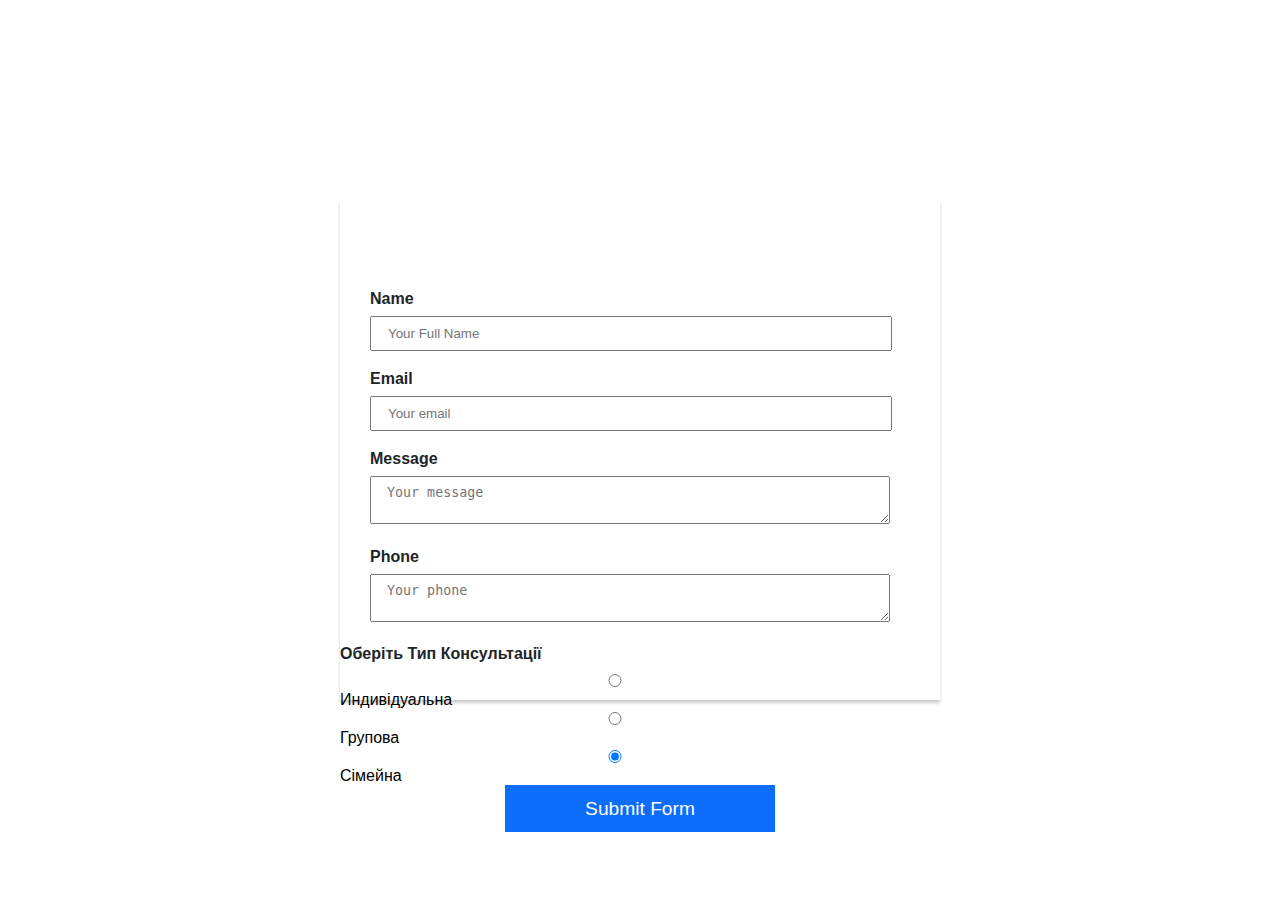
<file: test/index.html>
<!DOCTYPE html>
<html lang="en">
<head>
    <meta charset="UTF-8">
    <meta http-equiv="X-UA-Compatible" content="IE=edge">
    <meta name="viewport" content="width=device-width, initial-scale=1.0">
    <link rel="stylesheet" type="text/css" href="styles.css">
    <title>Document</title>
</head>
<body>
    <form id="myForm">
  
  <div class="input_group">
    <label for="">name</label>
    <input type="text" id="name" placeholder="Your Full Name" required>
  </div>
  
  <div class="input_group">
    <label for="">email</label>
    <input type="email" id="email" placeholder="Your email" required>
  </div>
  
  <div class="input_group">
    <label for="content">Message</label>
    <textarea id="message"  placeholder="Your message" required></textarea>
  </div>
  <div class="input_group">
    <label for="content">Phone</label>
    <textarea id="phone"  placeholder="Your phone" required></textarea>
  </div>
  <label for="consultation">Оберіть тип консультації</label>

<div id="consultation">
  <input type="radio" id="r1" name="consultation" value="Індивідуальна"> Индивідуальна
  <input type="radio" id="r2" name="consultation" value="Групова"> Групова
  <input type="radio" id="r3" name="consultation" value="Сімейна" checked="checked"> Сімейна
</div>
  <div class="input_group">
    <button id="button" type="submit">Submit Form</button>
  </div>
</form>
<script src="index.js"></script>
</body>
</html>
</file>
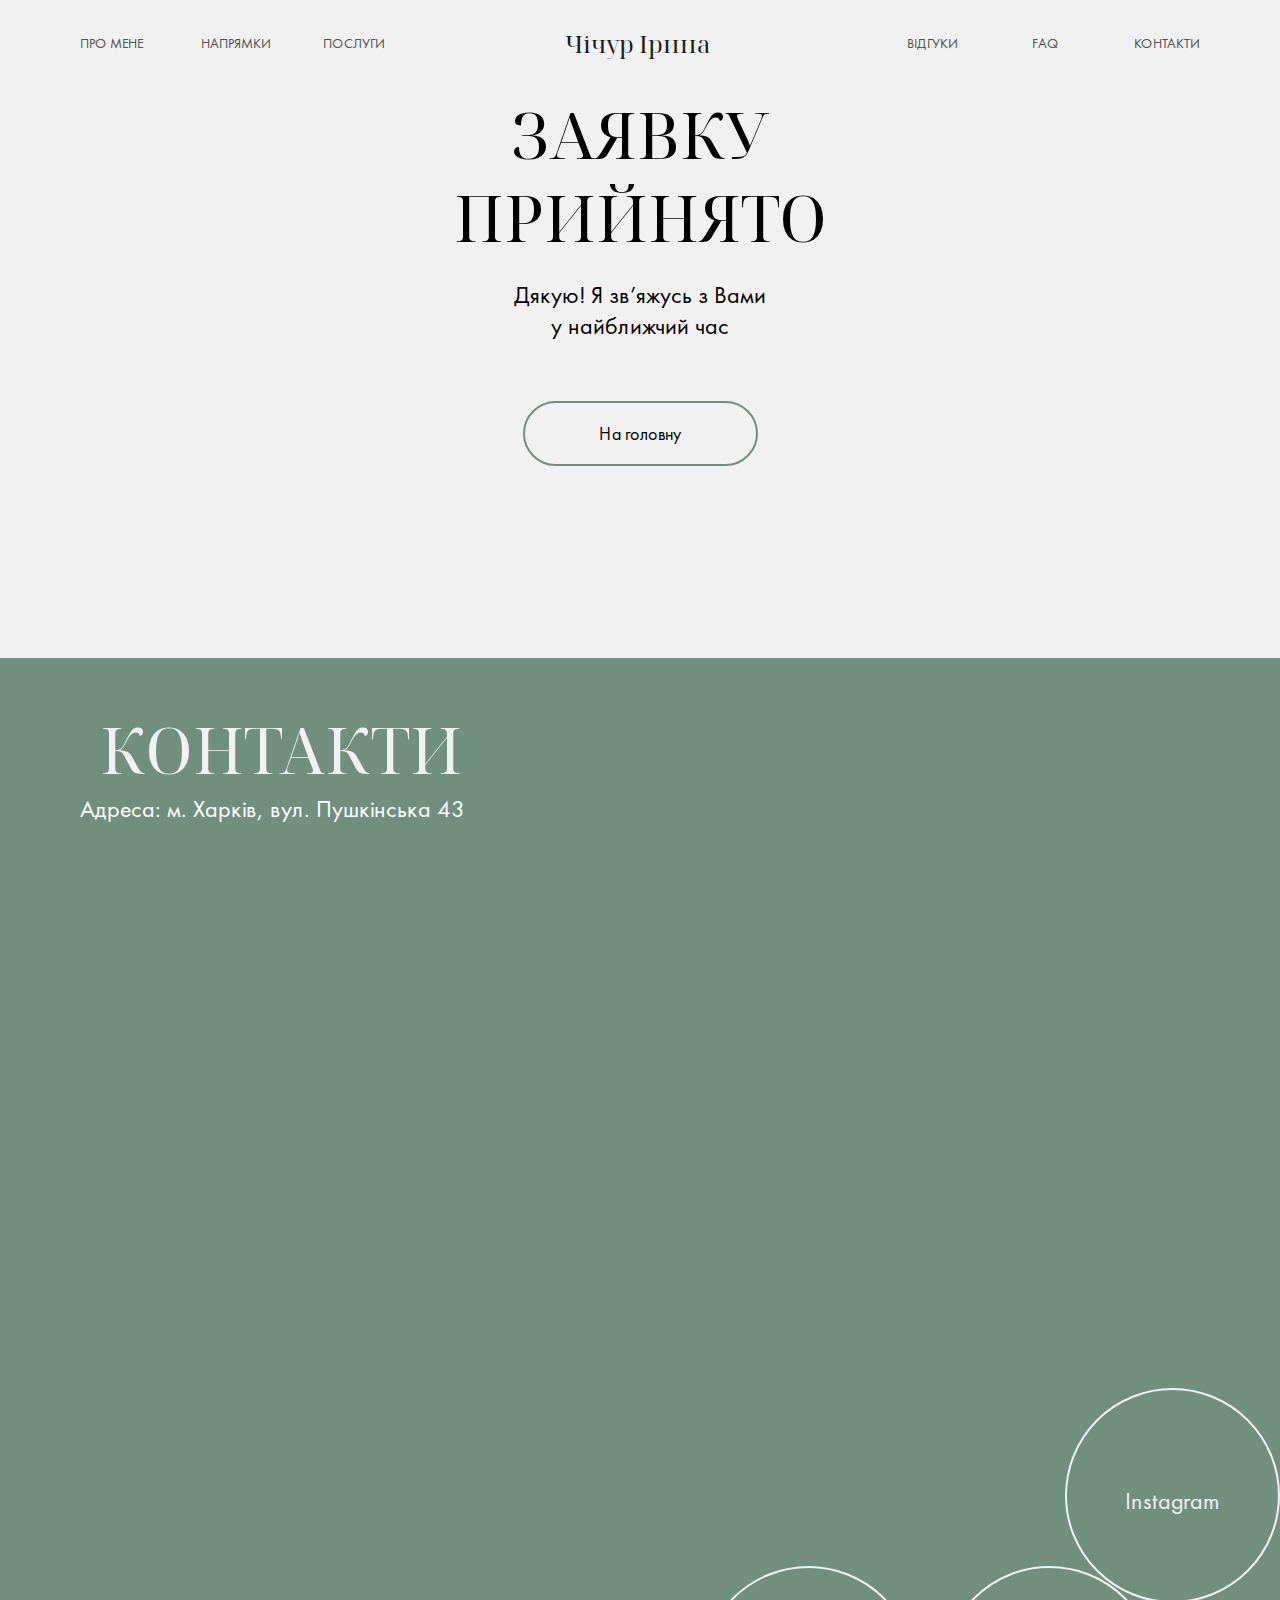
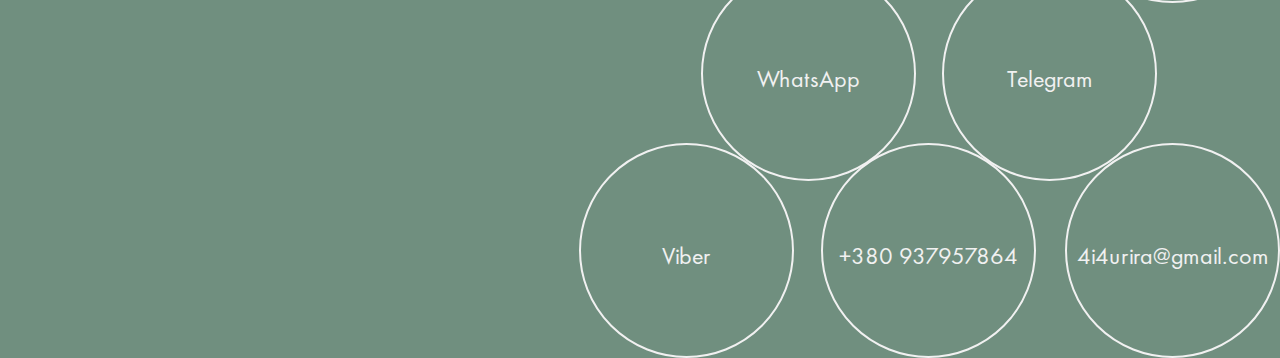
<file: thx.html>
<!DOCTYPE html>
<html lang="en">
<head>
    <meta charset="UTF-8">
    <meta http-equiv="X-UA-Compatible" content="IE=edge">
    <meta name="viewport" content="width=device-width, initial-scale=1.0">
    <title>Document</title>
    <link rel="preload" href="fonts/Futura-PT_1.woff2" as="font">
    <link rel="preload" href="fonts/Futura-PT_1.woff" as="font">
    <link rel="preload" href="fonts/futura-pt-medium.woff2" as="font">
    <link rel="preload" href="fonts/futura-pt-medium.woff" as="font">
    <link rel="preload" href="fonts/NotoSerifDisplay-Regular.woff2" as="font">
    <link rel="preload" href="fonts/NotoSerifDisplay-Regular.woff" as="font">
    <link rel="stylesheet" href="css/normalize.css">
    <link rel="stylesheet" href="css/style-26.css">
    <link rel="stylesheet" href="css/media-26.css">
</head>
<body>
    <main>
        <header class="header container">
            <ul class="header_ul" id="header_ul">
                <li class="header_li">
                    <a href="index.html#about">
                        ПРО МЕНЕ
                    </a>
                </li>
                <li class="header_li">
                    <a href="#">
                        НАПРЯМКИ
                    </a></li>
                <li class="header_li">
                    <a href="index.html#help">
                        ПОСЛУГИ
                    </a></li>
                <li></li>
                <li class=" header_li_general">
                    <a href="#">
                        Чічур Ірина
                    </a></li>
                <li></li>
                <li class="header_li li-plus">
                    <a href="index.html#messeges">
                        ВІДГУКИ
                    </a>
                </li>
                <li class="header_li li-plus add-pr">
                    <a href="index.html#questions">
                        FAQ
                    </a>
                </li>
                <li class="header_li li-plus">
                    <a href="index.html#contacts">
                        КОНТАКТИ
                    </a>
                </li>
            </ul>
        </header>
        <section class=" thx container">
            <div class="thx_h1">
                ЗАЯВКУ ПРИЙНЯТО
            </div>
            <p class="thx_p">
                Дякую! Я зв’яжусь з Вами у найближчий час
            </p>
            <button class="thx_btn">
                <a href="index.html">
                    На головну
                </a>
            </button>
        </section>
        <footer class="footer">
            <div class="container contacts" id="contacts">
                <h2 class="contacts_h2">
                    КОНТАКТИ
                </h2>
                <div class="map">
                    <div class="adress">Адреса: м. Харків, вул. Пушкінська 43</div>
                    <div class="social">
                        <a href="#" class="social_link social_insta">
                            Instagram
                        </a>
                        <a href="#" class="social_link social_watsapp">
                            WhatsApp
                        </a>
                        <a href="https://t.me/Irina_Psihologist" class="social_link social_telegramm">
                            Telegram
                        </a>
                        <a href="#" class="social_link social_viber">
                            Viber
                        </a>
                        <a href="tel:+380937957864" class="social_link social_phone">
                            +380 937957864
                        </a>
                        <a href="mailto:4i4urira@gmail.com" class="social_link social_mail">
                            4i4urira@gmail.com
                        </a>
                    </div>
                    <iframe  src="https://www.google.com/maps/embed?pb=!1m18!1m12!1m3!1d2564.6530450917744!2d36.23824307647552!3d49.99911397150955!2m3!1f0!2f0!3f0!3m2!1i1024!2i768!4f13.1!3m3!1m2!1s0x4127a0e88f122ae7%3A0x44b9f1aa3e646b4c!2z0YPQuy4g0J_Rg9GI0LrQuNC90YHQutCw0Y8sIDQzLCDQpdCw0YDRjNC60L7Qsiwg0KXQsNGA0YzQutC-0LLRgdC60LDRjyDQvtCx0LvQsNGB0YLRjCwg0KPQutGA0LDQuNC90LAsIDYxMDAw!5e0!3m2!1sru!2sde!4v1684246694318!5m2!1sru!2sde" width="600" height="550" style="border:0;" allowfullscreen="" loading="lazy" referrerpolicy="no-referrer-when-downgrade">
                    </iframe>
                </div>
            </div>
        </footer>
    </main>
</body>
</html>
</file>
<file: test/styles.css>
body{
  margin:0;
  padding:0;
  display:flex;
  justify-content:center;
  align-items:center;
  min-height:100vh;
  font-family:sans-serif;
  position:relative;
}
form{
  width:100%;
  height:500px;
  padding-top:90px;
  box-sizing:border-box;
  max-width:600px;
  box-shadow:0 3px 3px rgba(0,0,0,0.2);
}
.input_group{
  width:90%;
  margin:0 auto 1.2rem;
  overflow:hidden;
}
label{
  display:block;
  text-transform:capitalize;
  font-weight:600;
  color:#212529;
  margin-bottom:.5rem;
}
input,textarea{
  width:90%;
  padding:.5rem 1rem;
}
input:focus,textarea:focus{
  outline:none;
}
button{
  display:block;
  width:50%;
  background:#0D6EFD;
  border:none;
  outline:none;
  cursor:pointer;
  padding:.8rem 0;
  font-size:1.2rem;
  color:white;
  margin:0 auto;
}
button:hover{
  transform:scale(.99)
}
a{
  position:absolute;
  transform:translate(-50%,-50%);
  left:50%;
  top:10%;
}
</file>
<file: css/style-26.css>
/*
* Prefixed by https://autoprefixer.github.io
* PostCSS: v8.4.14,
* Autoprefixer: v10.4.7
* Browsers: last 4 version
*/

body {
    /* overflow: hidden; */
}

.shadow {
    /* position: absolute; */
    content: '';
    right: 0;
    top: 0;
    left: 0;
    bottom: 0;
    z-index: 199;
    background-color: rgb(13,13,13, 0.7);
}

main {
    position: relative;
}

.burger_menu {
    position: absolute;
    display: -webkit-box;
    display: -ms-flexbox;
    display: flex;
    height: 315px;
    width: 200px;
    -webkit-box-orient: vertical;
    -webkit-box-direction: normal;
        -ms-flex-direction: column;
            flex-direction: column;
    background-color: white;
    border-radius: 15px;
    -ms-flex-pack: distribute;
        justify-content: space-around;
    top: 0;
    left: 30px;
    z-index: 100;
}

.x {
    position: absolute;
    top: 30px;
    left: 205px;
    z-index: 100;
}

.berger {
    display: none;
}

html {
    -webkit-box-sizing: border-box;
            box-sizing: border-box;
            scroll-behavior: smooth;
}

body {
    background-color: #f1f1f1;
}


h1,h2,h3,h4,h5 {
    margin: 0;
}
*,
*::before,
*::after {
    -webkit-box-sizing: border-box;
            box-sizing: border-box;
}
ul {
    margin: 0;
    padding: 0;
    list-style: none;
}

p {
    margin-top: 0;
}

img {
    max-width: 100%;
}

a {
    color: inherit;
    text-decoration: none;
}

.container {
    margin: 0 auto;
    padding: 0 140px;
    max-width: 1440px;
    width: 100%;
}

/* @media (max-width: 1300px) {
    .container {
        padding: 0 80px;
    }
} */

button {
    padding: 0;
    border: none;
    background-color: transparent;
    cursor: pointer;
    outline: none;
}

.header {
    height: 66px;
}

.header_ul {
    display: -ms-grid;
    display: grid;
    margin-bottom: 27px;
    margin-top: 27px;
    -ms-grid-columns: (1fr)[9];
    grid-template-columns: repeat(9, 1fr);
    -webkit-box-align: center;
        -ms-flex-align: center;
            align-items: center;
}

@font-face {
    font-family: "NotoSerif";
    src: local("NotoSerif-Regular"), url("../fonts/NotoSerifDisplay-Regular.woff2") format("woff2");
    src: local("NotoSerif-Regular"), url("../fonts/NotoSerifDisplay-Regular.woff") format("woff");
    font-weight: 400;
    font-style: normal;
    font-display: swap;
}

@font-face {
    font-family: "Futura PT";
    src: local("Futura-PT"), url("../fonts/Futura-PT_1.woff2") format("woff2");
    src: local("Futura-PT"), url("../fonts/Futura-PT_1.woff") format("woff");
    font-weight: 400;
    font-style: normal;
    font-display: swap;
}



.header_li a { 
    border-bottom: 2px solid #f1f1f1;
    font-family: Futura PT;
    font-size: 14px;
    font-weight: 400;
    line-height: 18px;
    letter-spacing: 0em;
    text-align: left;
    color: #515151;
    -webkit-transition: .3s ease-in-out all;
    -o-transition: .3s ease-in-out all;
    transition: .3s ease-in-out all;
}

.header_li a:hover{
    border-bottom: 2px solid #708F7F;
}

.header_li:nth-child(6){
    padding-right: 20px;
}

.li-plus {
    display: -webkit-box;
    display: -ms-flexbox;
    display: flex;
    -webkit-box-pack: right;
        -ms-flex-pack: right;
            justify-content: right;
}
.add-pr {
    padding-right: 20px;
}

.header_li_general {
    width: 150px;
}

.header_li_general a {
    font-family: NotoSerif;
    font-size: 24px;
    font-weight: 400;
    line-height: 33px;
    letter-spacing: 0em;
    text-align: left;
    color: #1C1C1C;
}

.general {
    position: relative;
    margin-bottom: 450px;
    display: -ms-grid;
    display: grid;
    grid-gap: 70px;
    -ms-grid-columns: auto 40px auto;
    grid-template-columns: auto auto;
}

.block-form {
    position: absolute;
    display: -webkit-box;
    display: -ms-flexbox;
    display: flex;
    -webkit-box-pack: center;
        -ms-flex-pack: center;
            justify-content: center;
    width: 100%;
    top: 100px;
}

#myForm{
    margin: auto;
    /* display: none; */
    padding: 65px 60px 95px;
    position: absolute;
    width:100% !important;
    top: 50px;
    left: 0 !important;
    right: 0 !important;

    /* height:600px; */
    /* padding-top:90px; */
    -webkit-box-sizing:border-box;
            box-sizing:border-box;
    max-width:600px;
    background-color: #f1f1f1;
    z-index: 1000;
    -webkit-box-shadow:0 1px 3px rgba(0,0,0,0.2);
            box-shadow:0 1px 3px rgba(0,0,0,0.2);
}

.btn-1 {
    left: auto !important;
}

.btn-n {
    top: -280px;
}

.form_x {
    position: absolute;
    font-size: 40px;
    -webkit-transform: rotate(45deg);
        -ms-transform: rotate(45deg);
            transform: rotate(45deg);
    top: 20px;
    right: 40px;
    cursor: pointer;
}

.form_h2 {
    margin-bottom: 50px;
    font-family: NotoSerif;
    font-size: 48px;
    font-weight: 400;
    line-height: 62px;
    letter-spacing: 0em;
    text-align: left;
}


.input_group{
    width:100%;
    margin: 0;
    overflow:hidden;
}

.input_button {
    /* padding: 20px 103px; */
    height: 65px;
    width: 100%;
    background: #708F7F;
    border-radius: 80px;
    font-family: Futura PT;
    font-size: 18px;
    font-weight: 400;
    line-height: 23px;
    letter-spacing: 0em;
    text-align: center;
    color: #f1f1f1;
}

.input_group input {
    width: 100%;
    margin-bottom: 25px;
    border: 1px solid #708F7F;
    height: 65px;
    padding-left: 25px;
}

.input_group input {
    font-family: Futura PT;
    font-size: 18px;
    font-weight: 400;
    line-height: 23px;
    letter-spacing: 0em;
    text-align: left;
}

label{
    display:block;
    text-transform:capitalize;
    font-weight:600;
    color:#212529;
    margin-bottom:.5rem;
}

.general_video {
    /* visibility: hidden; */
    display: none;
    position: absolute;
    width: 100%;
    /* display: -webkit-box;
    display: -ms-flexbox; */
    /* display: flex; */
    -webkit-box-pack: center;
        -ms-flex-pack: center;
            justify-content: center;
    top: 290px;
    z-index: 200;
}

.general_you {
    width: 560px;
    height: 315px;
    z-index: 200;
    -webkit-transform: scale(1.7);
        -ms-transform: scale(1.7);
            transform: scale(1.7);
}

.general_X {
    position: absolute;
    padding-top: 2px;
    bottom: -200px;
    border: 1px solid #9BB4A4;
    border-radius: 50px;
    width: 50px;
    height: 50px;
    background-color: #9BB4A4;
    -webkit-transition: .3s ease-in-out all;
    -o-transition: .3s ease-in-out all;
    transition: .3s ease-in-out all;
    z-index: 200;
}
.general_X svg path {
    
    -webkit-transition: .3s ease-in-out all;
    
    -o-transition: .3s ease-in-out all;
    
    transition: .3s ease-in-out all;
}

.general_X:hover {
    border: 1px solid #fff;
}

.general_X:hover svg path {
    stroke: white;
}

.general_form {
    position: absolute;
    left: 0;
    right: 0;
    z-index: 200;
}

.general_h1 {
    margin-bottom: 20px;
    font-family: NotoSerif;
    font-size: 96px;
    font-weight: 400;
    line-height: 125px;
    letter-spacing: 0em;
    text-align: left;
    color: #1C1C1C;
}

.general_h2 {
    margin-bottom: 20px;
    font-family: 'Futura PT';
    font-style: normal;
    font-weight: 450;
    font-size: 24px;
    line-height: 130%;
    color: #1C1C1C;
}

.general_p {
    margin-bottom: 82px;
    font-family: 'Futura PT';
    font-size: 18px;
    font-weight: 400;
    line-height: 23px;
    letter-spacing: 0em;
    text-align: left;
    color: #515151;
}

.general_btn {
    padding: 18px 30px 21px 30px;
    border: 2px solid #708F7F;
    color: #F1F1F1;
    border-radius: 80px;
    font-family: 'Futura PT';
    font-style: normal;
    font-weight: 400;
    font-size: 18px;
    line-height: 130%;
    text-align: center;
    background-color: #708F7F;
    -webkit-transition: .3s ease-in-out all;
    -o-transition: .3s ease-in-out all;
    transition: .3s ease-in-out all;
}

.general_btn:hover {
    background-color: #f1f1f1;
    color: #708F7F;
    /* border-color: #708F7F; */
}

.general_one {
    position: relative;
    padding-top: 100px;
}

.general_one:after {
    position: absolute;
    content: '';
    width: 300px;
    height: 326px;
    top: 630px;
    left: -140px;
    background-image: url(../img/photo-3.png);
    background-size: cover;
    z-index: -1;
}

.general_two {
    position: relative;
    width: 460px;
    height: 571px;
    padding-bottom: 350px;
}

.general_two:before {
    content: '';
    position: absolute;
    width: 299px;
    height: 326px;
    background-size: cover;
    top: 496px;
    right: -140px;
    background-image: url(../img/photo-2.png);
}

.general_play {
    margin-bottom: 102px;
    content: '';
    position: absolute;
    width: 130px;
    height: 130px;
    background-size: cover;
    border-radius: 100px;
    top: 625px;
    left: -63px;
    background-image: url(../img/btn-video.png);
    -webkit-box-shadow: 0 0 120px #708F7F;
            box-shadow: 0 0 120px #708F7F;
    -webkit-transition: .3s ease-in-out all;
    -o-transition: .3s ease-in-out all;
    transition: .3s ease-in-out all;
}

.general_play:hover .play{
    -webkit-transform: scale(1.5);
        -ms-transform: scale(1.5);
            transform: scale(1.5);
    fill: #f1f1f1;
}

.general_play:hover {
    -webkit-transform: scale(1.1);
        -ms-transform: scale(1.1);
            transform: scale(1.1);
}

.general_kolo_re {
    position: relative;
}

.general_kolo {
    -webkit-transform-origin: 50% 50%;
        -ms-transform-origin: 50% 50%;
            transform-origin: 50% 50%;
    position: absolute;
    left: -33px;
    top: -116px;
    -webkit-transition: all 0.5s ease;
    -o-transition: all 0.5s ease;
    transition: all 0.5s ease;
    -webkit-animation: rotate 30s linear infinite;
            animation: rotate 30s linear infinite;
}

@-webkit-keyframes rotate {
    from {
        -webkit-transform: rotate(-360deg);
                transform: rotate(-360deg);
    }
}

@keyframes rotate {
    from {
        -webkit-transform: rotate(-360deg);
                transform: rotate(-360deg);
    }
}

.play {
    padding-top: 6px;
    -webkit-transform: scale(1.3);
        -ms-transform: scale(1.3);
            transform: scale(1.3);
    padding-left: 6px;
    -webkit-transition: .3s ease-in-out all;
    -o-transition: .3s ease-in-out all;
    transition: .3s ease-in-out all;
}

.about {
    position: relative;
    display: -ms-grid;
    display: grid;
    -ms-grid-columns: auto 140px auto;
    grid-template-columns: auto auto;
    grid-gap: 140px;
    margin-bottom: 100px;
}

.about_box {
    /* visibility: hidden; */
    display: none;
    padding-top: 60px;
    padding: 20px;
    position: absolute;
    left: 80px !important;
    right: 80px !important;
    height: 560px !important;
    background-color: white;
    z-index: 500;
}

.about_box h2 {
    margin-bottom: 0;
    padding-left: 60px;
}

.about_box .swiper-wrapper {
    height: 450px;
}

.for_x {
    position: relative;
    font-size: 35px;
    right: 10px;
    z-index: 500;
}

.about_x {
    position: absolute;
    right: 0;
    -webkit-transform: rotate(45deg);
        -ms-transform: rotate(45deg);
            transform: rotate(45deg);
}

.about_slide {
    display: -webkit-box;
    display: -ms-flexbox;
    display: flex;
    -webkit-box-align: center;
        -ms-flex-align: center;
            align-items: center;
    -webkit-box-orient: vertical;
    -webkit-box-direction: normal;
        -ms-flex-direction: column;
            flex-direction: column;
    -webkit-box-pack: center;
        -ms-flex-pack: center;
            justify-content: center;
    /* background-color: #9BB4A4; */
}

.about_slide picture img {
    height: 350px;
}

.about_left {
    margin-bottom: 100px;
}

.about_left picture img {
    max-width: 460px;
}

.after_951 {
    display: none;
}

.about_h2 {
    padding-left: 100px;
    font-family: 'NotoSerif';
    margin-bottom: 83px;
    font-size: 64px;
    font-weight: 400;
    line-height: 83px;
    letter-spacing: 0em;
    text-align: left;
}

.about_p {
    font-family: Futura PT;
    font-size: 18px;
    font-weight: 400;
    line-height: 23px;
    letter-spacing: 0em;
    text-align: left;
}

.about_btn {
    margin-top: 55px;
    padding: 18px 75px;
    font-family: Futura PT;
    color: #708F7F;
    font-size: 18px;
    font-weight: 400;
    line-height: 23px;
    letter-spacing: 0em;
    text-align: left;
    border-radius: 80px;
    border: 2px solid #708F7F;
    -webkit-transition: .3s ease-in-out all;
    -o-transition: .3s ease-in-out all;
    transition: .3s ease-in-out all;
}

.about_btn:hover {
    background-color: #708F7F;
    color: white;
    /* border-color: white; */
}

.about_stats {
    padding-top: 20px;
    margin-bottom: 115px;
    display: -webkit-box;
    display: -ms-flexbox;
    display: flex;
    -ms-grid-row: 2;
        grid-row-start: 2;
    grid-column-start: span 2;
    -webkit-box-pack: justify;
        -ms-flex-pack: justify;
            justify-content: space-between;
}

.about_stat {
    display: -webkit-box;
    display: -ms-flexbox;
    display: flex;
    -webkit-box-orient: vertical;
    -webkit-box-direction: normal;
        -ms-flex-direction: column;
            flex-direction: column;
    -webkit-box-align: center;
        -ms-flex-align: center;
            align-items: center;
    position: relative;
    width: 260px;
    font-family: 'NotoSerif';
    font-size: 64px;
    font-weight: 400;
    line-height: 83px;
    letter-spacing: 0em;
    text-align: center;
    color: #F1F1F1;
}

.about_stat::before {
    content: '';
    position: absolute;
    top: center;
    top: -50px;
    -webkit-filter: blur(20px);
            filter: blur(20px);
    width: 260px;
    height: 260px;
    border-radius: 130px;
    background-color: #9BB4A4;
    border-radius: 130px;
    z-index: -1;
}

.about_stat p {
    width: 160px;
    font-family: Futura PT;
    font-size: 18px;
    font-weight: 400;
    line-height: 23px;
    letter-spacing: 0em;
    text-align: center;
    color: #F1F1F1;
}

.about_back {
    position: relative;
    margin-bottom: 100px;
    height: 800px;
    -ms-grid-row: 3;
        grid-row-start: 3;
    grid-column-start: span 2;
}

.about_back:before {
    position: absolute;
    right: 0;
    left: 0;
    top: 0;
    bottom: 0;
    content: '';
    background-image: url(../img/photo-5.png);
    background-repeat: no-repeat;
    background-position: top;
    /* background-size: contain; */
}

.about_btns {
    display: none;
}

.slide_content {
    position: relative;
    height: 100%;
}

.slide_content:before {
    position: absolute;
    content: '';
    right: 0;
    left: 0;
    top: 0;
    bottom: 0;
    background-repeat: no-repeat;
    background-size: cover;
}

.help {
    margin-bottom: 107px;
    display: -ms-grid;
    display: grid;
    -ms-grid-columns: 1fr 240px 1fr;
    grid-template-columns: 1fr 1fr;
    grid-column-gap: 240px;
}

.help_h2 {
    max-width: 650px;
    margin-bottom: 76px;
    grid-column-start: 2 span;
    font-family: 'NotoSerif';
    font-size: 64px;
    font-weight: 400;
    line-height: 83px;
    letter-spacing: 0em;
    text-align: left;
}

.help_ul {
    padding-left: 30px;
}

.help_li {
    position: relative;
    max-width: 420px;
    margin-bottom: 24px;
}

.help_li:before {
    position: absolute;
    content: '';
    width: 10px;
    height: 10px;
    left: -38px;
    top: 10px;
    background-image: url(../img/marker.svg);
    background-repeat: no-repeat;
    background-size: cover;
}

.help_h3 {
    margin-bottom: 5px;
    font-family: Futura PT;
    font-size: 24px;
    font-weight: 450;
    line-height: 31px;
    letter-spacing: 0em;
    text-align: left;
}

.help_p {
    font-family: Futura PT;
    font-size: 18px;
    font-weight: 400;
    line-height: 23px;
    letter-spacing: 0em;
    text-align: left;
}

/* .section_format {
    background-color: #708F7F;
} */

.format {
    position: relative;
    padding-bottom: 93px;
    padding-top: 93px;
    display: -ms-grid;
    display: grid;
    grid-column-gap: 240px;
    grid-row-gap: 83px;
    -ms-grid-columns: 1fr 240px 1fr;
    grid-template-columns: 1fr 1fr;
}


/* .format:after {
    position: absolute;
    content: '';
    top: 0;
    bottom: 0;
    right: -40px;
    left: -40px;
    background-color: #708F7F;
    z-index: -10;
} */

.format_h2 {
    grid-column-start: 2 span;
    font-family: NotoSeri;
    font-size: 64px;
    font-weight: 400;
    line-height: 83px;
    letter-spacing: 0em;
    text-align: left;
}

.format_info {
    height: 560px;
    display: -webkit-box;
    display: -ms-flexbox;
    display: flex;
    -webkit-box-orient: vertical;
    -webkit-box-direction: normal;
        -ms-flex-direction: column;
            flex-direction: column;
    -webkit-box-pack: center;
        -ms-flex-pack: center;
            justify-content: center;
}

.format_h3 {
    margin-bottom: 50px;
    font-family: NotoSerif;
    font-size: 48px;
    font-weight: 400;
    line-height: 65px;
    letter-spacing: 0em;
    text-align: left;
}

.format_inf {
    margin-bottom: 10px;
    font-family: 'Futura PT';
    font-size: 24px;
    font-weight: 450;
    line-height: 31px;
    letter-spacing: 0em;
    text-align: left;
    
}

.format_p {
    font-family: Futura PT;
    font-size: 18px;
    font-weight: 400;
    line-height: 23px;
    letter-spacing: 0em;
    text-align: left;
    color: #515151;
}

.format_decor {
    position: relative;
}

.format_decor-1:before {
    position: absolute;
    content: '';
    background-image: url(../img/photo-6.png);
    background-repeat: no-repeat;
    background-size: cover;
    left: -140px;
    right: -100px;
    top: 0;
    bottom: 0;
}

.format_decor-2:before {
    position: absolute;
    content: '';
    background-image: url(../img/photo-7.png);
    background-repeat: no-repeat;
    background-size: cover;
    left: -100px;
    right: -140px;
    top: 0;
    bottom: 0;
}

.consultation {
    margin-bottom: 215px;
    padding-top: 107px;
    display: -ms-grid;
    display: grid;
    -ms-grid-columns: 1fr 40px 1fr;
    grid-template-columns: 1fr 1fr;
    grid-row-gap: 80px;
    grid-column-gap: 40px;
}

.consultation_h2 {
    grid-column-start: 2 span;
    font-family: 'NotoSerif';
    font-size: 64px;
    font-weight: 400;
    line-height: 83px;
    letter-spacing: 0em;
    text-align: left;
}

.consultation_left {
    position: relative;
}

.consultation_left:before {
    position: absolute;
    content: '';
    background-image: url(../img/photo-9.png);
    background-repeat: no-repeat;
    background-size: cover;
    max-width: 290px;
    height: 388px;
    right: 0;
    top: 362px;
    bottom: 0;
    left: -140px;
}

.consultation .consultation_left img {
    max-width: 100%;
    height: 610px;
}

.consultation_ol {
    margin-top: 60px;
    list-style-type: none;
    counter-reset: my-counter;
}

.consultation_li {
    position: relative;
    padding-left: 30px;
    margin-bottom: 50px;
    font-family: NotoSerif;
    font-size: 20px;
    font-weight: 400;
    line-height: 31px;
    letter-spacing: 0em;
    text-align: center;    
}

.consultation_li::after {
    position: absolute;
    content: '';
    top: 0;
    left: -33px;
    right: 0;
    bottom: 0;
    width: 35px;
    height: 35px;
    background-image: url(../img/border-num.svg);
    background-repeat: no-repeat;
    background-size: cover;

}

.consultation_li::before {
    content: counter(my-counter);
    counter-increment: my-counter;
    position: absolute;
    left: -22px;
    top: 1px;
    font-family: NotoSerif;
    font-size: 24px;
    font-weight: 400;
    line-height: 31px;
    letter-spacing: 0em;
    text-align: center;

}

.consultation_h3 {
    margin-bottom: 5px;
    font-family: Futura PT;
    font-size: 24px;
    font-weight: 450;
    line-height: 31px;
    letter-spacing: 0em;
    text-align: left;
    color:#000000;
}

.consultation_p {
    font-family: Futura PT;
    font-size: 18px;
    font-weight: 400;
    line-height: 23px;
    letter-spacing: 0em;
    text-align: left;
    color:#515151;
}

.life {
    position: relative;
    margin-bottom: 252px;
}

.life_nol {
    position: relative;
    display: -webkit-box;
    display: -ms-flexbox;
    display: flex;
    -webkit-box-orient: vertical;
    -webkit-box-direction: normal;
        -ms-flex-direction: column;
            flex-direction: column;
    -webkit-box-align: center;
        -ms-flex-align: center;
            align-items: center;
    -webkit-box-pack: center;
        -ms-flex-pack: center;
            justify-content: center;
    width: 100%;
}

.for_form {
    position: absolute;
    top: 400px;
    -webkit-box-pack: center;
        -ms-flex-pack: center;
            justify-content: center;
    display: -webkit-box;
    display: -ms-flexbox;
    display: flex;
    right: 0;
    width: 100%;
}

.life_h2 {
    max-width: 790px;
    margin-bottom: 80px;
    font-family: NotoSerif;
    font-size: 64px;
    font-weight: 400;
    line-height: 83px;
    letter-spacing: 0em;
    text-align: left;
}

.life_ul {
    display: -webkit-box;
    display: -ms-flexbox;
    display: flex;
    -webkit-box-pack: justify;
        -ms-flex-pack: justify;
            justify-content: space-between;
}

.life_li {
    position: relative;
    margin-top: 140px;
    height: 500px;
    position: relative;
    max-width: 355px;
    padding: 50px 60px;
    background-color: #708F7F;
}

.life_li:nth-child(2) {
    margin-top: 0;
}

.life_h3 {
    margin-bottom: 20px;
    font-family: NotoSerif;
    font-size: 32px;
    font-weight: 400;
    line-height: 42px;
    letter-spacing: 0em;
    text-align: left;
    color: #F1F1F1;
}

.life_p {
    margin-bottom: 20px;
    font-family: Futura PT;
    font-size: 18px;
    font-weight: 400;
    line-height: 23px;
    letter-spacing: 0em;
    text-align: left;
    color: #F1F1F1;
}

.life_span {
    margin-bottom: 2px;
    font-family: Futura PT;
    font-size: 24px;
    font-weight: 400;
    line-height: 31px;
    letter-spacing: 0em;
    text-align: left;
    color: #F1F1F1;
}

.life_span-1 {
    margin-bottom: 20px !important;
}


.life_span-2 {
    margin-bottom: 20px !important;
}
.life_h4 {
    margin-bottom: 50px;
    font-family: NotoSerif;
    font-size: 32px;
    font-weight: 400;
    line-height: 44px;
    letter-spacing: 0em;
    text-align: left;
    color: #F1F1F1;
}

.life_btn {
    width: 235px;
    height: 60px;
    padding: 20px 25px;
    position: absolute;
    content: '';
    left: 60px;
    right: 0;
    bottom: 50px;
    font-family: Futura PT;
    font-size: 18px;
    font-weight: 400;
    line-height: 23px;
    letter-spacing: 0em;
    text-align: center;
    color: #1C1C1C;
    background-color: #fff;
    border-radius: 80px;
    z-index: 100;
    -webkit-transition: .3s ease-in-out all;
    -o-transition: .3s ease-in-out all;
    transition: .3s ease-in-out all;
}


.life_btn:hover {
    background-color: #1c1c1c;
    color: #f1f1f1;
}

.kolo {
    margin-bottom: 150px;
    position: relative;
    display: -webkit-box;
    display: -ms-flexbox;
    display: flex;
    -webkit-box-pack: justify;
        -ms-flex-pack: justify;
            justify-content: space-between;
    -webkit-box-orient: vertical;
    -webkit-box-direction: normal;
        -ms-flex-direction: column;
            flex-direction: column;
    -webkit-box-align: center;
        -ms-flex-align: center;
            align-items: center;
}

.kolo_o {
    position: absolute;
    content: '';
    width: 900px;
    top: -168px;
    -webkit-transform-origin: 50% 50%;
        -ms-transform-origin: 50% 50%;
            transform-origin: 50% 50%;
}



.kolo_text {
    font-family: Futura PT;
    font-size: 15px;
    font-weight: 450;
    line-height: 34px;
    letter-spacing: 0.005em;
    text-align: center;
    color: #1c1c1c;
}

.kolo_h3 {
    margin-bottom: 50px;
    font-family: NotoSerif;
    font-size: 32px;
    font-weight: 400;
    line-height: 42px;
    letter-spacing: 0em;
    text-align: center;
}

.kolo_p {
    max-width: 360px;
    font-family: Futura PT;
    font-size: 18px;
    font-weight: 400;
    line-height: 23px;
    letter-spacing: 0em;
    text-align: center;
}

.messages {
    position: relative;
    margin-bottom: 190px;
    overflow: hidden;
    height: 600px;
    -webkit-mask-image: -webkit-gradient(linear, right top, left top, from(transparent), color-stop(50%, black));
    -webkit-mask-image: linear-gradient(to left, transparent 0%, black 50%);
    mask-image: -webkit-gradient(linear, right top, left top, from(transparent), color-stop(50%, black));
    mask-image: linear-gradient(to left, transparent 0%, black 50%);
}

.massages-swiper {
    position: relative;
    -webkit-mask-image: -webkit-gradient(linear, left top, right top, from(transparent), color-stop(85%, black));
    -webkit-mask-image: linear-gradient(to right, transparent 0%, black 85%);
}



.swiper-pointer-events {
    position: absolute;
    left: -260px;
    right: -260px;
    top: 150px;
    height: 482px;
}

.messages_h2 {
    margin-bottom: 110px;
    font-family: NotoSerif;
    font-size: 64px;
    font-weight: 400;
    line-height: 83px;
    letter-spacing: 0em;
    text-align: left;
    color: #1c1c1c;
}

.massages_wraper {
    margin-bottom: 50px;
}

.massages_slide {
    background: #FFFFFF;
    -webkit-box-shadow: 10px 10px 18px rgba(0, 0, 0, 0.05);
            box-shadow: 10px 10px 18px rgba(0, 0, 0, 0.05);
    min-height: 300px;
}

.slide_content {
    padding: 20px 30px;
    font-family: Futura PT;
    font-size: 16px;
    font-weight: 400;
    line-height: 21px;
    letter-spacing: 0em;
    text-align: left;
    color: #708F7F;
}

.massages-swiper {
    position: absolute;
    right: -260px;
    left: -260px;
}


.message_btns {
    display: -webkit-box;
    display: -ms-flexbox;
    display: flex;
    -webkit-box-pack: center;
        -ms-flex-pack: center;
            justify-content: center;
            bottom: 0;
            position: absolute;
            width: 80%;
            z-index: 500;
}

.message_left {
    padding-right: 40px;
}

.questions_h2 {
    width: 50%;
    margin-bottom: 120px;
    font-family: NotoSerif;
    font-size: 64px;
    font-weight: 400;
    line-height: 83px;
    letter-spacing: 0em;
    text-align: left;
}

.questions {
    margin-bottom: 200px;
}

.footer {
    background-color: #708F7F;
}

.contacts {
    padding: 0;
}

.contacts_h2 {
    margin-bottom: 42px;
    padding-left: 100px;
    padding-top: 50px;
    font-family: NotoSerif;
    font-size: 64px;
    font-weight: 400;
    line-height: 83px;
    letter-spacing: 0em;
    text-align: left;
    color: #f1f1f1;
}

.map {
    position: relative;
    display: -ms-grid;
    display: grid;
    -ms-grid-columns: auto auto;
    grid-template-columns: auto auto;
    -webkit-box-pack: right;
        -ms-flex-pack: right;
            justify-content: right;
}

.map .adress {
    padding-right: 225px;
    right: 0;
    top: -40px;
    position: absolute;
    content: '';
    font-family: Futura PT;
    font-size: 24px;
    font-weight: 450;
    line-height: 31px;
    letter-spacing: 0em;
    text-align: left;
    color: white;
}

.social {
    position: relative;
    height: 100%;
    width: 300px;
}

.social_link {
    position: absolute;
    content: '';
    padding-top: 95px;
    display: block;
    width: 215px;
    height: 215px;
    border: 2px solid #F1F1F1;
    border-radius: 130px;
    font-family: Futura PT;
    font-size: 24px;
    font-weight: 450;
    line-height: 31px;
    letter-spacing: 0em;
    text-align: center;
    color: #f1f1f1;
    -webkit-transition: .3s ease-in-out all;
    -o-transition: .3s ease-in-out all;
    transition: .3s ease-in-out all;
}

.social_link:hover {
    background-color: #f1f1f1;
    color: #708F7F;
    border-color: none;
}

.social_mail {
    right: 0;
    bottom: 0;
}

.social_phone {
    bottom: 0;
    right: 244px;
}

.social_viber {
    bottom: 0;
    right: 486px;
}

.social_telegramm {
    bottom: 177px;
    right: 123px;
}

.social_watsapp {
    right: 364px;
    bottom: 177px;
}

.social_insta {
    bottom: 355px;
    right: 0;
}



.kolo_o {
    -webkit-transition: all 0.5s ease;
    -o-transition: all 0.5s ease;
    transition: all 0.5s ease;
    -webkit-animation: rotate 30s linear infinite;
            animation: rotate 30s linear infinite;
}

@-webkit-keyframes rotate {
    from {
        -webkit-transform: rotate(-360deg);
                transform: rotate(-360deg);
    }
}

@keyframes rotate {
    from {
        -webkit-transform: rotate(-360deg);
                transform: rotate(-360deg);
    }
}

.thx {
    margin-bottom: 192px;
    padding-top: 98px;
    display: -webkit-box;
    display: -ms-flexbox;
    display: flex;
    -webkit-box-align: center;
        -ms-flex-align: center;
            align-items: center;
    -webkit-box-orient: vertical;
    -webkit-box-direction: normal;
        -ms-flex-direction: column;
            flex-direction: column;
}

.thx_h1 {
    width: 500px;
    margin-bottom: 20px;
    font-family: NotoSerif;
    font-size: 64px;
    font-weight: 400;
    line-height: 83px;
    letter-spacing: 0em;
    text-align: center;
}

.thx_p {
    width: 370px;
    margin-bottom: 60px;
    font-family: Futura PT;
    font-size: 24px;
    font-weight: 400;
    line-height: 31px;
    letter-spacing: 0em;
    text-align: center;
}

.thx_btn {
    width: 235px;
    height: 65px;
    font-family: 'Futura PT';
    font-style: normal;
    font-weight: 400;
    font-size: 18px;
    line-height: 130%;
    /* or 23px */
    
    text-align: center;   
    border: 2px solid #708F7F;
    border-radius: 80px;
}
</file>
<file: css/media-26.css>
/*
* Prefixed by https://autoprefixer.github.io
* PostCSS: v8.4.14,
* Autoprefixer: v10.4.7
* Browsers: last 4 version
*/

@media (min-width:1441px) {
    .about_back:before {
        left: 0;
        right: 0;
        background-size: cover;
    }
}

@media (max-width: 1300px) {
    .container {
        padding: 0 80px;
    }

    .general_h1 {
        font-size: 70px;
    }

    .general_you {
        -webkit-transform: scale(1.4);
            -ms-transform: scale(1.4);
                transform: scale(1.4);
    }

    .general_one:after {
        left: -80px;
    }
    .general_two:before {
        right: -80px;
    }

    .general_X {
        bottom: -125px;
    }
    .general_video {
        top: 150px;
    }
    .about_back:before {
        left: 0;
        right: 0;
        background-position: center;
    }
    .about {
        grid-gap: 60px;
    }

    .about_stats {
        padding-top: 20px;
    }

    .about_box  {
        left: 60px;
        right: 60px;
        padding-top: 20px;
    }
    .life {
        display: -ms-grid;
        display: grid;
        padding: 0;
    }
    .kolo {
        overflow: hidden;
        -ms-grid-row: 2;
            grid-row-start: 2;
        height: 555px;
        -webkit-box-pack: center;
            -ms-flex-pack: center;
                justify-content: center;
    }
    .kolo_o {
        top: 0;
    }
    .life_ul {
        -webkit-box-orient: vertical;
        -webkit-box-direction: normal;
            -ms-flex-direction: column;
                flex-direction: column;
        -webkit-box-align: center;
            -ms-flex-align: center;
                align-items: center;
    }
    .life_li {
        margin-top: 0;
        margin-bottom: 60px;
        max-width: 525px;
    }
    .life_h2 {
        padding: 0 80px;
    }
    .life_ul {
        padding: 0 80px;
    }
    .format_decor-1:before {
        left: -80px;
    }
    .format_decor-2:before {
        right: -80px;
    }
    .consultation_left:before {
        left: -100px;
    }
    .consultation_img {
        -o-object-fit: cover;
           object-fit: cover;
    }
    .map {
        -ms-grid-columns: 1fr;
        grid-template-columns: 1fr;
    }

    .map iframe {
        width: 100%;
        -ms-grid-row: 1;
            grid-row-start: 1;
    }

    .contacts {
        padding: 0;
    }
    .social {
        width: 100%;
        height: 575px;
    }
    .adress {
        padding-right: 0;
        padding-left: 80px;
        left: 0;
    }
    .format_h2 {
        padding-top: 50px;
    }
    .consultation_h2 {
        padding-top: 50px;
    }
    .life {
        margin-bottom: 75px;
    }
    .messages {
        margin-bottom: 150px;
        -webkit-mask-image: -webkit-gradient(linear, right top, left top, from(transparent), color-stop(0, black));
        -webkit-mask-image: linear-gradient(to left, transparent 0%, black 0);
        mask-image: -webkit-gradient(linear, right top, left top, from(transparent), color-stop(0, black));
        mask-image: linear-gradient(to left, transparent 0%, black 0);
    }
    .massages-swiper {
        -webkit-mask-image: -webkit-gradient(linear, left top, right top, from(transparent), color-stop(0, black));
        -webkit-mask-image: linear-gradient(to right, transparent 0%, black 0);
    }
    .questions_h2 {
        margin-bottom: 75px;
    }
    summary {
        padding-right: 35px;
    }
    .consultation_left:before {
        top: 40px;
    }
    .about {
        margin-bottom: 75px;
    }
    .about_right {
        margin-bottom: 170px;
    }
    .general_one:after 
 {
    top: 620px;
 }
 .consultation {
    margin-bottom: 140px;
 }
}

@media (max-width: 1200px) {

}

@media (max-width: 1050px) {

}

@media (max-width: 951px) {

    .container {
        padding: 0 60px;
    }

    .berger {
        display: block;
        /* margin-left: 60px;
        margin-top: 50px; */
        left: 60px;
        top: 40px;
        content: '';
        position: absolute;
        width: 60px;
        height: 20px;
        border-top: 4px solid black;
        border-bottom: 4px solid black;
        z-index: 100;
    }

    .general_h1 {
        font-size: 48px;
        line-height: 70px;
    }

    .general_you {
        -webkit-transform: scale(1.2);
            -ms-transform: scale(1.2);
                transform: scale(1.2);
    }

    .general_two {
        width: 350px;
    }

    .general_two:before {
        top: 380px;
        right: -60px;
    }
    .general_one:after {
        top: 555px;
        left: -60px;
    }

    .general_play {
        top: 360px;
    }
    .general_one:after {
        left: auto;
        right: 0;
    }
    .about_back:before {
        right: 0;
        left: 0;
        background-size: cover;
    }
    .about {
        display: block;
    }

    .about_box  {
        right: 65px;
        left: 65px;
        height: 490px !important;
    }
    .about_h2 {
        display: none;
    }
    .after_951 {
        display: block;
    }
    .about_p {
        font-family: Futura PT;
        font-size: 18px;
        font-weight: 400;
        line-height: 23px;
        letter-spacing: 0em;
        text-align: left;        
    }
    .about_stats {
        
        -webkit-box-orient: vertical;
        
        -webkit-box-direction: normal;
        
            -ms-flex-direction: column;
        
                flex-direction: column;
        gap: 200px;
        -webkit-box-align: center;
            -ms-flex-align: center;
                align-items: center;
    }
    .about_right {
        margin-bottom: 225px;
        display: -webkit-box;
        display: -ms-flexbox;
        display: flex;
        -webkit-box-orient: vertical;
        -webkit-box-direction: normal;
            -ms-flex-direction: column;
                flex-direction: column;
        -webkit-box-align: center;
            -ms-flex-align: center;
                align-items: center;
    }
    .about_btn {
        width: 240px;
    }
    .about_left picture img {
        max-width: 60%;
    }
    .about_back:before {
        background-image: url(../img/about_img.png);
    }
    .help {
        grid-column-gap: 100px;
    }
    .life_h2 {
        padding: 0 60px;
    }
    .life_ul {
        padding: 0 60px;
    }
    .format_decor-1:before {
        left: -60px;
        right: 0;
    }
    .format_decor-2:before {
        right: 0;
        left: -75px;
    }
    .format {
        grid-column-gap: 150px;
    }
    .contacts {
        padding: 0;
    }
    .contacts_h2 {
        padding-left: 60px;
    }
    /* .adress {
        padding: 0;
        padding-right: 0;
    } */
    .header {
        display: none;
    }
}


@media (max-width: 769px) {
    .container {
        padding: 0 30px;
    }
    .berger  {
        left: auto;
        right: 30px;
        top: 20px;
    }
    .burger_menu {
        left: auto;
        right: 60px;
    }
    .x {
        left: auto;
        right: 85px;
    }

    .general_video {
        top: 120px;
    }

    .general_you {
        -webkit-transform: scale(1);
            -ms-transform: scale(1);
                transform: scale(1);
    }

    .general_X {
        bottom: -75px;
    }

    .general_one:after {
        left: -30px;
    }
    .general_two:before {
        right: -30px;
    }
    .general_one {
        display: -webkit-box;
        display: -ms-flexbox;
        display: flex;
        -webkit-box-orient: vertical;
        -webkit-box-direction: normal;
            -ms-flex-direction: column;
                flex-direction: column;
        -webkit-box-align: center;
            -ms-flex-align: center;
                align-items: center;
    }
    .general_two {
        margin-bottom: 70px;
        height: auto;
        -ms-grid-row: 1;
            grid-row-start: 1;
        grid-column-start: 2 span;
        width: 60%;
        padding-bottom: 0;
    }
    .general_play {
        right: -60px;
        left: auto;
        -webkit-transform: scale(0.6);
            -ms-transform: scale(0.6);
                transform: scale(0.6);
    }
    .general_play {
        bottom: -160px;
        top: auto;
    }
    .general_h1 {
        margin-bottom: 15px;
        font-family: NotoSerif;
        font-size: 48px;
        font-weight: 400;
        line-height: 62px;
        letter-spacing: 0em;
        text-align: center;
    }
    .general_h2 {
        margin-bottom: 15px;
        font-family: Futura PT;
        font-size: 16px;
        font-weight: 450;
        line-height: 21px;
        letter-spacing: 0em;
        text-align: center;
        
        font-family: Futura PT;
        font-size: 16px;
        font-weight: 400;
        line-height: 21px;
        letter-spacing: 0em;
        text-align: center;
    }

    .general_p {
        margin-bottom: 30px;
        font-family: Futura PT;
        font-size: 16px;
        font-weight: 400;
        line-height: 21px;
        letter-spacing: 0em;
        text-align: center;
    }

    .general_two:before {
        background-repeat: no-repeat;
        background-size: contain;
        width: 66%;
        top: 820px;
        left: -45px;
    }
    .general_one:after {
        width: 65%;
        top: 400px;
        background-size: contain;
        background-repeat: no-repeat;
        left: auto;
        right: -45pxpx;
        height: 100%;
    }
    .general_btn {
        z-index: 10;
    }
    .general {
        grid-gap: 0;
        -ms-grid-columns: 1fr;
        grid-template-columns: 1fr;
    }
    .about_back:before {
        right: 0;
        left: 0;
    }
    .help {
        -ms-grid-columns: 1fr;
        grid-template-columns: 1fr;
    }
    .help_h2 {
        -ms-grid-column: auto;
            grid-column-start: auto;
        font-family: Noto Serif Display;
        font-size: 48px;
        font-weight: 400;
        line-height: 62px;
        letter-spacing: 0em;
        text-align: left;
    }
    .help_h3 {
        font-family: Futura PT;
        font-size: 20px;
        font-weight: 450;
        line-height: 26px;
        letter-spacing: 0em;
        text-align: left;
    }
    .help_p {
        font-family: Futura PT;
        font-size: 18px;
        font-weight: 400;
        line-height: 23px;
        letter-spacing: 0em;
        text-align: left;
        color: #515151;
    }
    .help_ul {
        padding-left: 30px;
    }
    .life_h2 {
        font-family: NotoSerif;
        font-size: 40px;
        font-weight: 400;
        line-height: 52px;
        letter-spacing: 0em;
        text-align: left;
    }
    .life {
        padding: 0;
    }
    .life_li {
        display: -webkit-box;
        display: -ms-flexbox;
        display: flex;
        -webkit-box-orient: vertical;
        -webkit-box-direction: normal;
            -ms-flex-direction: column;
                flex-direction: column;

    }
    .life_h2 {
        padding: 0 30px;
    }
    .life_ul {
        padding: 0 30px;
    }
    .life_h3 {
        text-align: center;
    }
    .life_p {
        text-align: center;
    }
    .life_span {
        text-align: center;
    }
    .life_h4 {
        text-align: center;
    }
    .life_btn {
        text-align: center;
        width: 210px;
    }
    .format_decor-1:before {
        left: -30px;
    }
    .format_decor-2:before {
        right: -30px;
    }
    .format_info {
        grid-column-start: 2 span;
        height: 390px;
    }
    .format {
        grid-gap: 30px;
    }
    .format_decor  {
        height: 290px;
        grid-column-start: 2 span;
    }
    /* /*  */
        .format_decor:before {
            height: 310px;
            left: -30px;
            right: -30px;
        }
        .format_info-1 {
            -ms-grid-row: 2;
                grid-row-start: 2;
        }
        .format_info-2 {
            -ms-grid-row: 4;
                grid-row-start: 4;
        } 
        /* .consultation_left:before {
            left: -30px;
        } */
        .consultation_left {
            grid-column-start: 2 span;
            display: -webkit-box;
            display: -ms-flexbox;
            display: flex;
            -webkit-box-pack: end;
                -ms-flex-pack: end;
                    justify-content: end;
        }
        .consultation_h2 {
            font-family: NotoSerif;
            font-size: 40px;
            font-weight: 400;
            line-height: 52px;
            letter-spacing: 0em;
            text-align: left;
        }
        .consultation .consultation_left img {
            height: auto;
            width: 72%;
        }
        .consultation_left:before {
            top: 367px;
            background-size: contain;
            left: 0;
            margin-top: 175px;
        }
        .questions_h2 {
            font-family: NotoSerif;
            font-size: 40px;
            font-weight: 400;
            line-height: 52px;
            letter-spacing: 0em;
            text-align: left;
        }
        .contacts {
            padding: 0;
        }
    .social_viber {
        top: 5px;
        right: 243px;
        bottom: auto;
    }
    .contacts_h2 {
        font-family: NotoSerif;
        font-size: 40px;
        font-weight: 400;
        line-height: 52px;
        letter-spacing: 0em;
        text-align: left;
    }   
    .adress {
        font-family: Futura PT;
        font-size: 16px;
        font-weight: 450;
        line-height: 21px;
        letter-spacing: 0em;
        text-align: left;
    }
    .contacts_h2 {
        padding-left: 30px;
    }
    .map .adress {
        padding-right: 0;
        padding-left: 30px;
        left: 0;
    }
    .map iframe {
        height: 500px;
    }
    .social {
        -webkit-transform: scale(0.65);
            -ms-transform: scale(0.65);
                transform: scale(0.65);
        -webkit-transform-origin: 100% 0;
            -ms-transform-origin: 100% 0;
                transform-origin: 100% 0;
    }
    .map {
        grid-auto-rows: auto 375px;
    }
    .life_li {
        width: 330px;
    }
    #myForm {
        -webkit-transform: scale(0.65);
            -ms-transform: scale(0.65);
                transform: scale(0.65);
    }
    /* .btn-3 {
        bottom: -2200px;
    }
    .btn-2 {
        bottom: -1600px;
    }
    .btn-1 {
        bottom: -1000px;
    } */
    .form_h2 {
        font-size: 40px;
    }

    .thx_h1 {
        font-family: NotoSerif;
        font-size: 48px;
        width: 270px;
        font-weight: 400;
        line-height: 62px;
        letter-spacing: 0em;
        text-align: center;
    }

    .thx {
        margin-bottom: 8px;
    }
}

    @media(max-width: 600px) {
        /* .swiper-slide {
            margin: 0 5px;
        } */
        .general_you {
            -webkit-transform: scale(0.8);
                -ms-transform: scale(0.8);
                    transform: scale(0.8);
        }
        .btn-n {
            top: -450px;
        }
    }

    @media (max-width: 540px) {
        .general_one:after {
            left: auto;
            right: -30px;
            top: 484px;
            width: 58%;
        }
        .about_box {
            right: 20px !important;
            left: 20px !important;
        }
        .about_box .swiper-wrapper {
            padding-top: 20px;
            height: 400px !important;
        }
        .life {
            padding: 0;
        }
        .consultation_left:before {
            top: 280px;
        }
        .consultation_left:before {
            top: 16px;
            height: 213px;
        }
        .consultation_ol {
            margin-top: 120px;
            grid-column-start: 2 span;
        }
        .slide_content {
            min-height: 500px;
        }
        summary {
            padding-right: 70px;
            font-family: Futura PT;
            font-size: 15px;
            font-weight: 450;
            line-height: 19px;
            letter-spacing: 0em;
            text-align: left;
        }
        details p {
            font-family: Futura PT;
            font-size: 16px;
            font-weight: 400;
            line-height: 21px;
            letter-spacing: 0em;
            text-align: left;
        }
        summary:before {
            top: 35px;
        }
        .map .adress {
            padding-left: 0;
        }
        .general_play  {
            bottom: -163px;
        }
        .general_two  {
            margin-bottom: 0;
        }
        .general_h1 {
            width: 250px;
        }
        .general_one {
            padding-top: 80px;
        }
        .general_h2 {
            width: 210px;
        }
        .general_p {
            width: 250px;
        }
        .general  {
            margin-bottom: 425px;
        }
        .about {
            margin-bottom: 55px;
        }
        .about_h2  {
            padding-left: 0;
            font-family: NotoSerif;
            font-size: 48px;
            font-weight: 400;
            line-height: 62px;
            letter-spacing: 0em;
            text-align: left;
        }
        .about_h2  {
            width: 150px;
            margin-bottom: 28px;
        }
        .about_left  {
            margin-bottom: 15px;
        }
        .about_p {
            margin-bottom: 30px;
        }
        .about_back:before {
            height: 700px;
        }
        .help_h2 {
            font-family: NotoSerif;
            font-size: 48px;
            font-weight: 400;
            line-height: 62px;
            letter-spacing: 0em;
            text-align: left;
        }
        .help_h2 {
            margin-bottom: 90px;
        }
        .section_format {
            background-color: white;
        }
        .format_h2 {
            font-family: NotoSerif;
            font-size: 40px;
            font-weight: 400;
            line-height: 52px;
            letter-spacing: 0em;
            text-align: center;
        }
        .format_h3 {
            font-family: NotoSerif;
            font-size: 32px;
            font-weight: 400;
            line-height: 44px;
            letter-spacing: 0em;
            text-align: center;
            margin-top: 10px;
        }
        .format_info  {
            height: 250px;
            padding-top: 50px;
        }
/* 
        .massages-swiper {
            right: -170px;
        } */

        .messages {
            height: 650px;

        }
        .swiper-wrapper {
            height: 300px !important;
        }
        .massages_slide {
            border: 5px solid #f1f1f1;
        }
        .consultation {
            margin-bottom: 70px;
        }
        #myForm {
            width: 460px;
        }
    }
</file>
